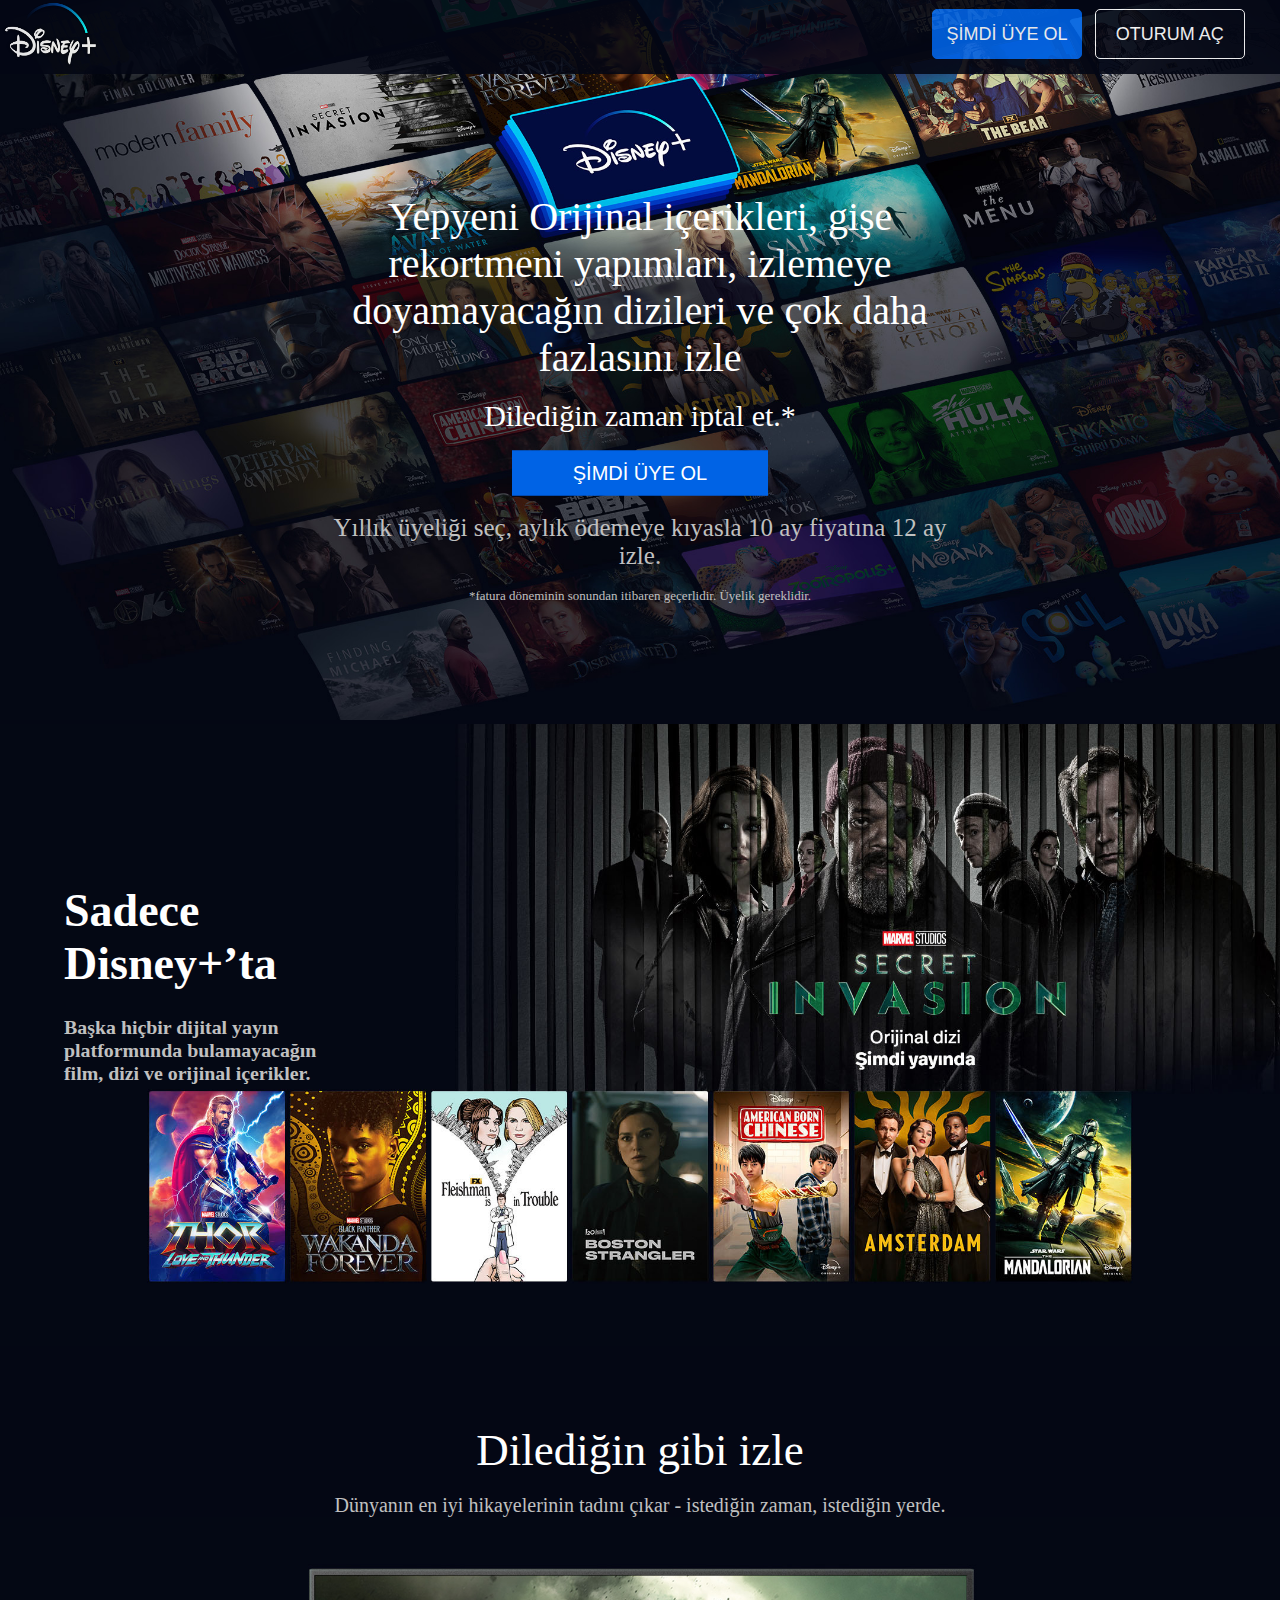
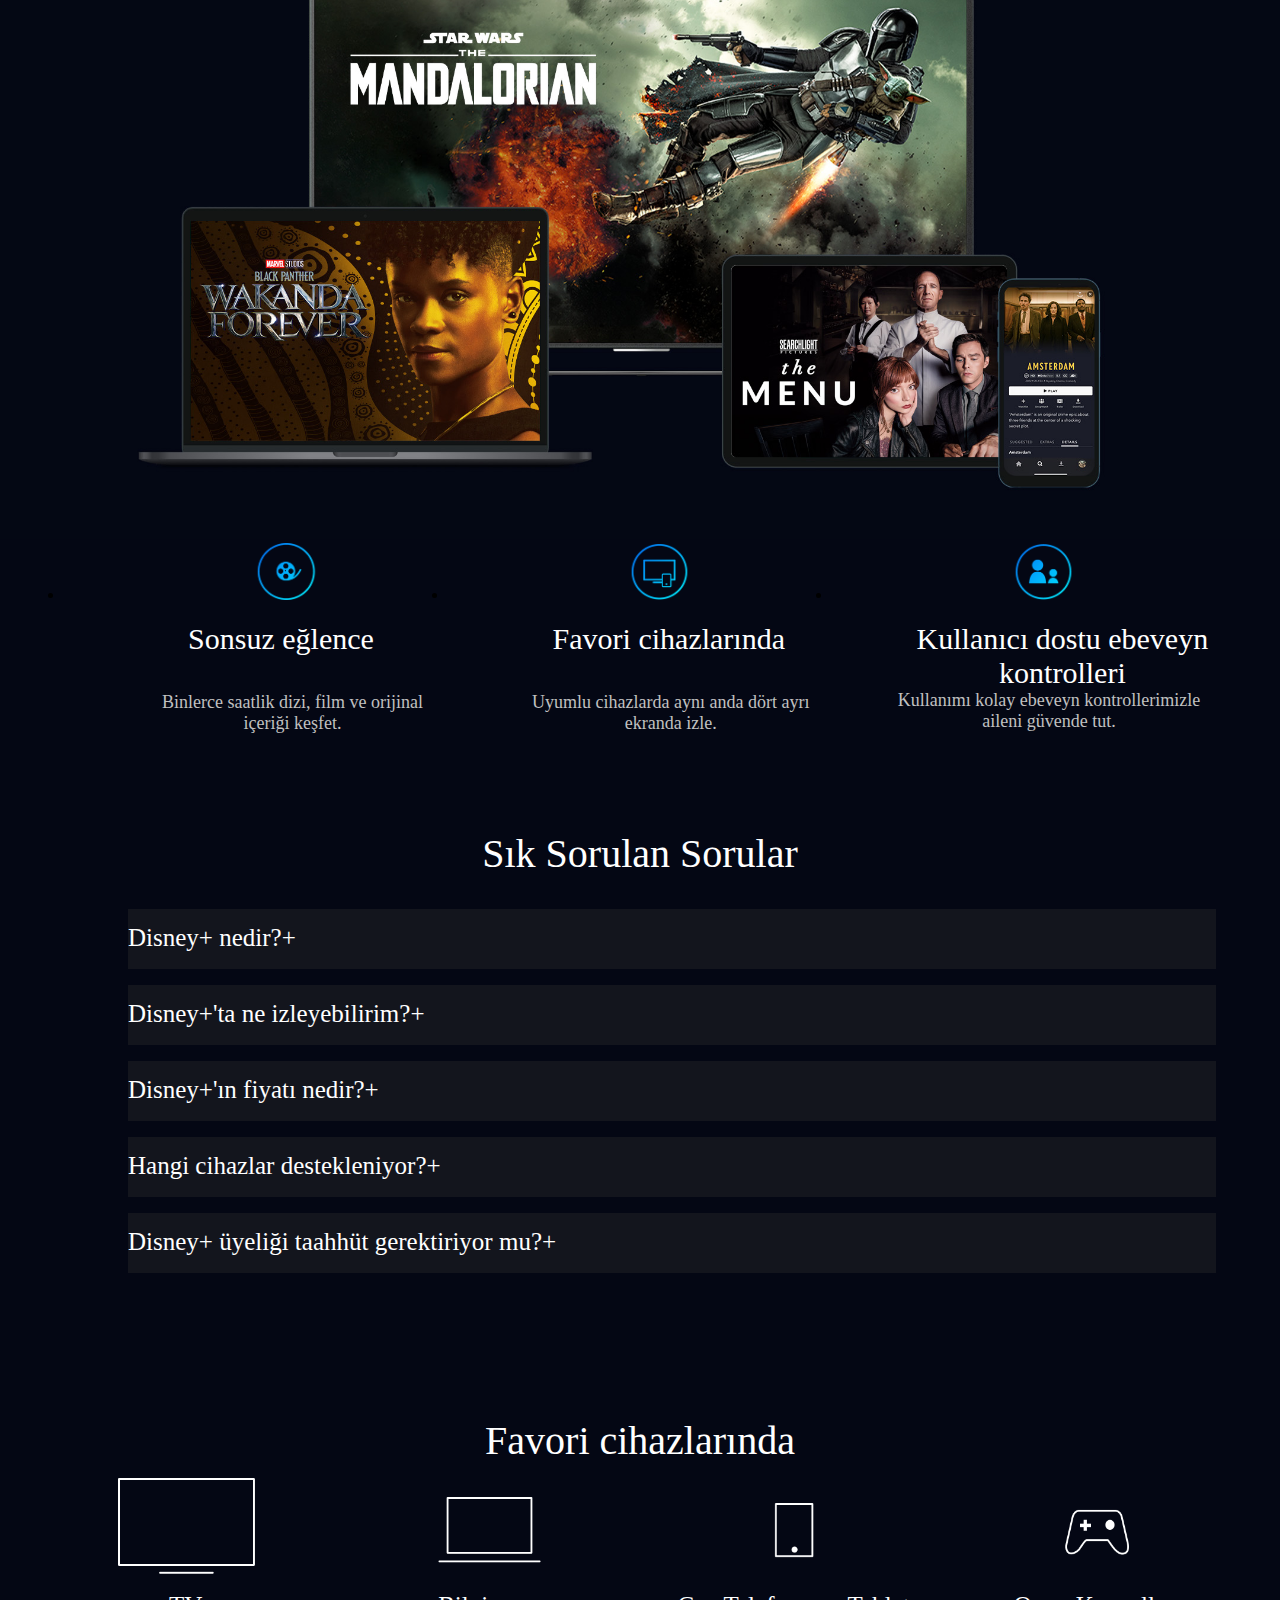
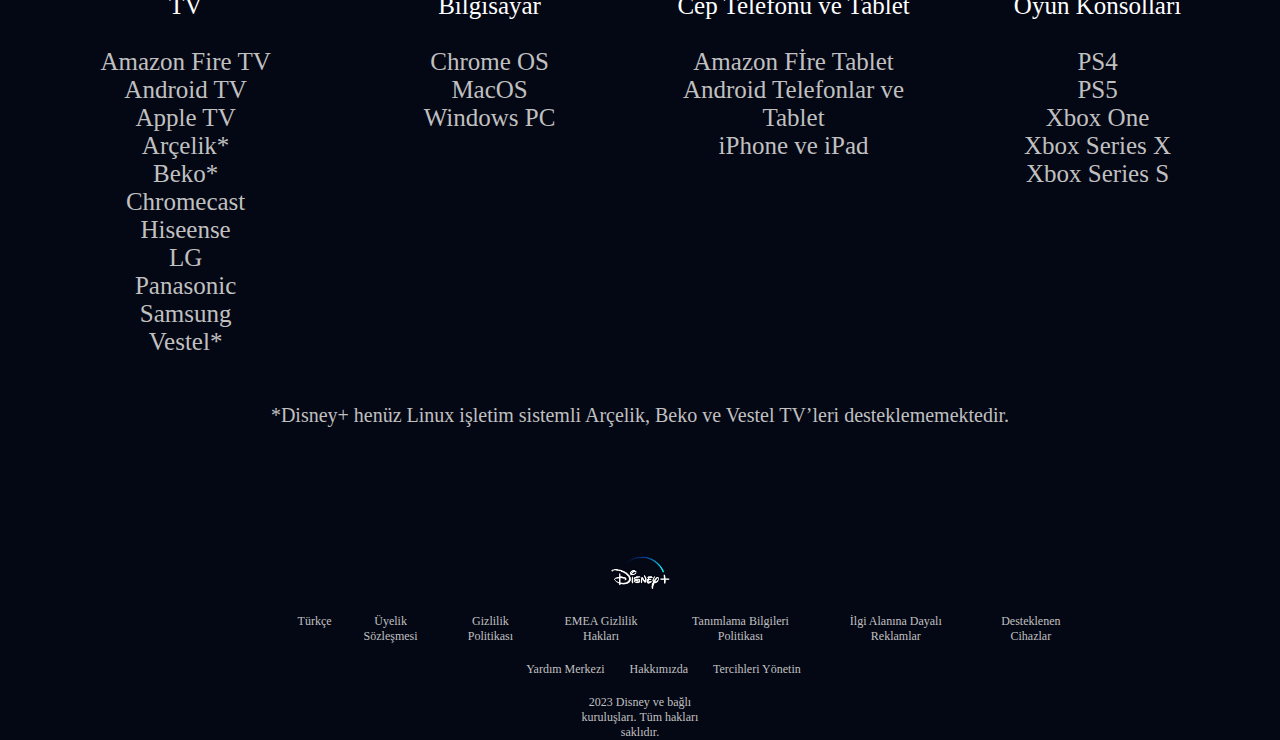
<file: disney+/index.html>
<!DOCTYPE html>
<html lang="en">
<head>
    <meta charset="UTF-8">
    <meta name="viewport" content="width=device-width, initial-scale=1.0">
    <title>Document</title>
    <link rel="stylesheet" href="style.css">
</head>
<body>
    
        <div class="main-container">

            <div class="ilk">

                <div class="logo">
                    <img src="logo.png" alt="logo" width="100" height="70" style="cursor: pointer;">
                </div>    

                 <div class="mavi">
                    <button>ŞİMDİ ÜYE OL</button>
                </div>

                <div class="oturum">
                    <button>OTURUM AÇ</button>
                </div>

            </div>



            <div class="hero-image">
                <img src="original (1).jpeg" alt="resim1" width="100%" height="100%">
                <div class="hero-text">
                  <p class="hero-text1">Yepyeni Orijinal içerikleri, gişe rekortmeni yapımları, izlemeye doyamayacağın dizileri ve çok daha fazlasını izle</p>
                  <br>
                  <p class="hero-text2">Dilediğin zaman iptal et.*</p>
                  <br>
                  <button>ŞİMDİ ÜYE OL</button>
                  <br>
                  <br>
                  <p class="hero-text3">Yıllık üyeliği seç, aylık ödemeye kıyasla 10 ay fiyatına 12 ay izle.</p>
                  <br>
                  <p class="hero-text4">*fatura döneminin sonundan itibaren geçerlidir. Üyelik gereklidir.</p>
                </div>
              </div>


              <div class="image2">
                <img style="position: absolute;" src="original.jpeg" alt="resim2" width="100%">
        
                <div class="paragraf2" style="font-size: 23px;">
                    <h1>
                      <b>Sadece Disney+’ta</b>
                    </h1>
                    <br>
                    <div class="yazi">
                      <h3>
                      <p>Başka hiçbir dijital yayın platformunda bulamayacağın film, dizi ve orijinal içerikler.</p>
                      </h3>
                    </div>
            </div>   
        </div>


        <div class="image3">
            <div class="paragraf3">
                <p style="font-size: 45px;">Dilediğin gibi izle</p><br>
                <p style="font-size: 20px; color: silver;">Dünyanın en iyi hikayelerinin tadını çıkar - istediğin zaman, istediğin yerde.</p>
              </div>
            <img src="original (2).jpeg" alt="resim3" width="100%">
        </div>



        <div class="logolar">
            <ul>

                <li>
                    <div class="logo1">
                        <img src="original-3.png" alt="resim3" style="margin-left: 23%;" width="70%">
                        <br><br>
                        <p style="font-size: 30px; color: white; margin-left: 13%; text-align: center;">Sonsuz eğlence</p><br><br>
                        <p style="font-size: 18px; color: silver; margin-left: 19%; text-align: center;">Binlerce saatlik dizi, film ve orijinal içeriği keşfet.</p>
                    </div>
                </li>

                <li>
                    <div class="logo2" style="width: 100%;">
                        <img src="original-4.png" alt="resim4" style="margin-left: 20%;" width="70%"><br><br>
                        <p style="font-size: 30px; color: white; margin-left: 15%; text-align: center;">Favori cihazlarında</p><br><br>
                        <p style="font-size: 18px; color: silver; margin-left: 16%; text-align: center;">Uyumlu cihazlarda aynı anda dört ayrı ekranda izle.</p>
                    </div>
                </li>

                <li>
                    <div class="logo3">
                        <img src="original-5.png" alt="resim5" style="margin-left: 20%;" width="70%"><br><br>
                        <p style="font-size: 30px; color: white; margin-left: 20%; text-align: center;">Kullanıcı dostu ebeveyn kontrolleri</p>
                        <p style="font-size: 18px; color: silver; margin-left: 13%; text-align: center;">Kullanımı kolay ebeveyn kontrollerimizle aileni güvende tut.</p>
                    </div>
                </li>
            </ul>
        </div>


        <p style="font-size: 40px; color: white; text-align: center; margin-top: 6rem;">Sık Sorulan Sorular</p>

        <div class="kutu1">
            <p>Disney+ nedir?+</p>
        </div>

        <div class="kutu2">
            <p>Disney+'ta ne izleyebilirim?+</p>
        </div>

        <div class="kutu3">
            <p>Disney+'ın fiyatı nedir?+</p>
        </div>

        <div class="kutu4">
            <p>Hangi cihazlar destekleniyor?+</p>
        </div>

        <div class="kutu5">
            <p>Disney+ üyeliği taahhüt gerektiriyor mu?+</p>
        </div>



        <p class="text5">Favori cihazlarında</p>

    <div class="genel">
        <div class="tv">
            <img src="original-6.png" alt="tv" width="100%">
            <p>TV</p>
            <br>
            <ul>
                <li>Amazon Fire TV</li>
                <li>Android TV</li>
                <li>Apple TV</li>
                <li>Arçelik*</li>
                <li>Beko*</li>
                <li>Chromecast</li>
                <li>Hiseense</li>
                <li>LG</li>
                <li>Panasonic</li>
                <li>Samsung</li>
                <li>Vestel*</li>
            </ul>
        </div>


        <div class="laptop">
            <img src="original-7.png" alt="laptop" width="100%">
            <p>Bilgisayar</p>
            <br>
            <ul>
                <li>Chrome OS</li>
                <li>MacOS</li>
                <li>Windows PC</li>
            </ul>
        </div>

        <div class="telefon">
            <img src="original-8.png" alt="telefon" width="100%">
            <p>Cep Telefonu ve Tablet</p>
            <br>
            <ul>
                <li>Amazon Fİre Tablet</li>
                <li>Android Telefonlar ve Tablet</li>
                <li>iPhone ve iPad</li>
            </ul>
        </div>



        <div class="oyun">
            <img src="original-9.png" alt="oyun" width="100%">
            <p>Oyun Konsolları</p>
            <br>
            <ul>
                <li>PS4</li>
                <li>PS5</li>
                <li>Xbox One</li>
                <li>Xbox Series X</li>
                <li>Xbox Series S</li>
            </ul>
        </div>
    </div>



    <p style="text-align: center; color: silver; font-size: 20px; margin-top: 3rem; margin-bottom: 8rem;">*Disney+ henüz Linux işletim sistemli Arçelik, Beko ve Vestel TV’leri desteklememektedir.</p>



    <div class="logo2">
        <img src="logo.png" alt="logo2" width="100%"> 
        
    </div>
      <br>
    <div class="son">
        <ul>
            <li>Türkçe</li>
            <li>Üyelik Sözleşmesi</li>
            <li>Gizlilik Politikası</li>
            <li>EMEA Gizlilik Hakları</li>
            <li>Tanımlama Bilgileri Politikası</li>
            <li>İlgi Alanına Dayalı Reklamlar</li>
            <li>Desteklenen Cihazlar</li>
        </ul>
        <br>
        <div class="alt">
        <ul>
            <li>Yardım Merkezi</li>
            <li>Hakkımızda</li>
            <li>Tercihleri Yönetin</li>
        </ul>
        </div>
    </div>
    <br>
    <div class="text6">
        <p>2023 Disney ve bağlı kuruluşları.
            Tüm hakları saklıdır.</p>
    </div>


        </div>
    
    
</body>
</html>
</file>
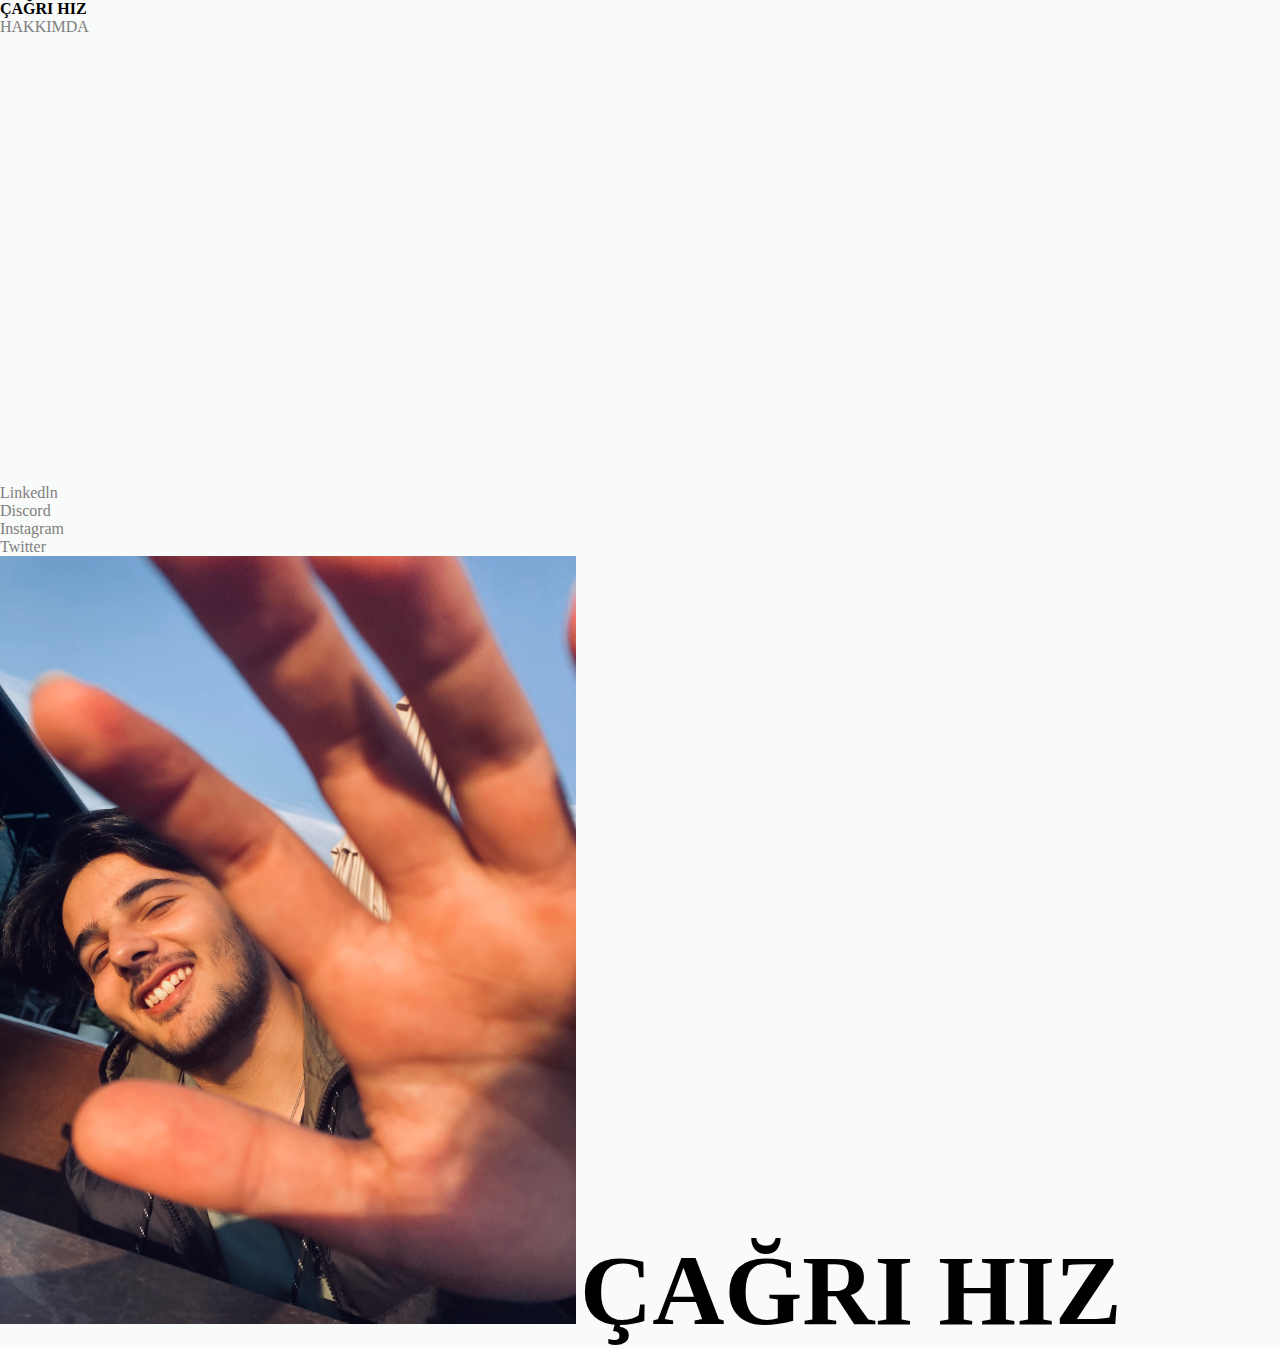
<file: portfolyo/index.html>
<!DOCTYPE html>
<html lang="en">
<head>
    <meta charset="UTF-8">
    <meta name="viewport" content="width=device-width, initial-scale=1.0">
    <title>Portfolyo</title>
    <link href="https://cdn.jsdelivr.net/npm/bootstrap@5.3.2/dist/css/bootstrap.min.css" rel="stylesheet" integrity="sha384-T3c6CoIi6uLrA9TneNEoa7RxnatzjcDSCmG1MXxSR1GAsXEV/Dwwykc2MPK8M2HN" crossorigin="anonymous">
    <link rel="stylesheet" href="./main.css">
</head>
<body>

    <div class="main-container">

        
         <div class="container">


            <div class="row align-items-start">


              <div class="col-2 mt-3">
                <div class="left">
                <b><p>ÇAĞRI HIZ</p></b>
                <a href="./hakkımda.html">HAKKIMDA</a>

                <div class="social-media">
                    <a href="https://tr.linkedin.com/">Linkedln</a>
                    <a href="https://discord.com/">Discord</a>
                    <a href="https://www.instagram.com/">Instagram</a>
                    <a href="https://twitter.com/i/flow/login">Twitter</a>
                </div>
                </div>
              </div>


              
                <div class="col-10 mt-3">
                    <div class="right">
                  <img src="./image/ben.jpeg" alt="me">
                  <b>ÇAĞRI HIZ</b>
                </div>
              </div>
           </div>
  
           </div>






    </div>
    
</body>
</html>
</file>
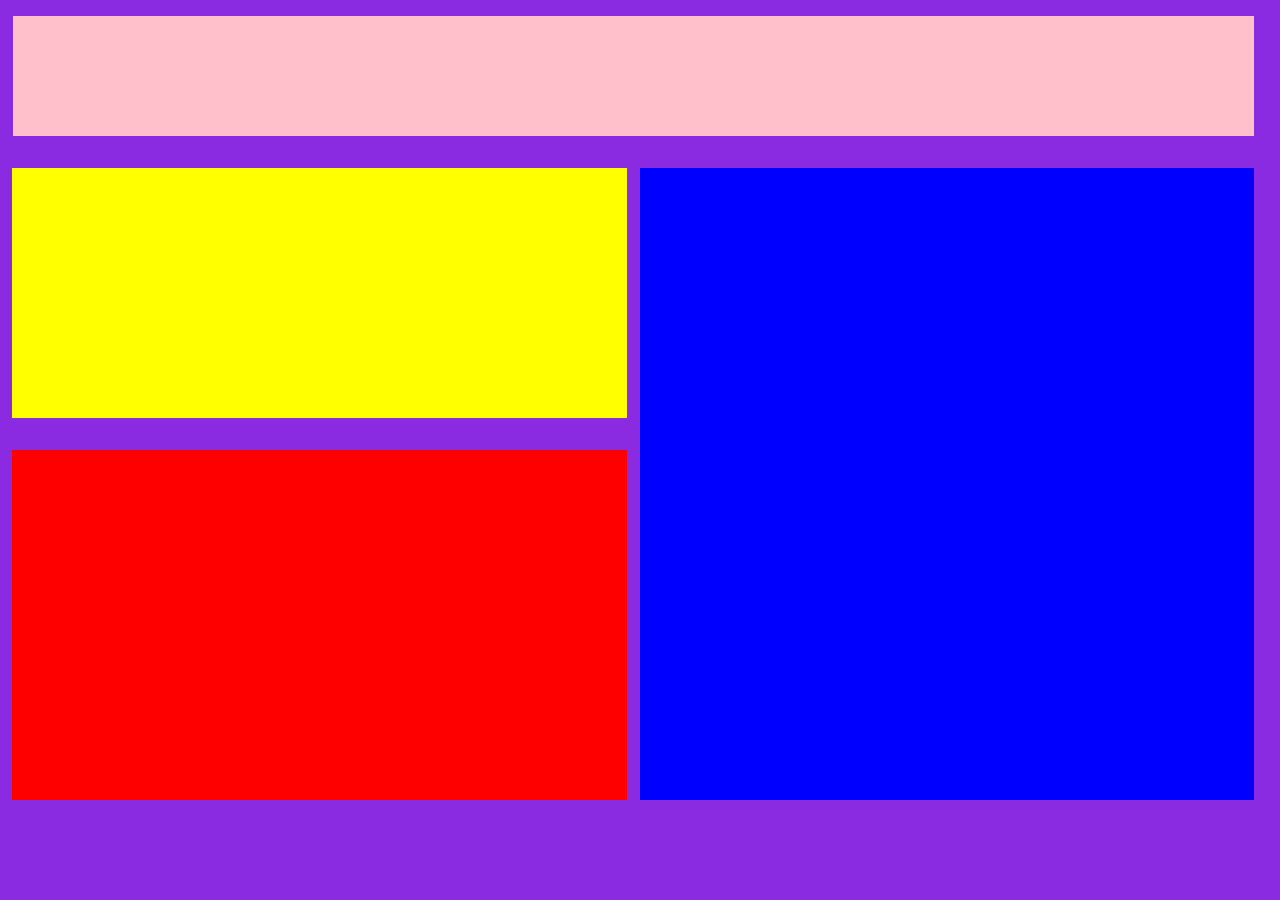
<file: odevler/odev1/index.html>
<!DOCTYPE html>
<html lang="en">
<head>
    <meta charset="UTF-8">
    <meta name="viewport" content="width=device-width, initial-scale=1.0">
    <title>Document</title>
    <style>
        *{
            margin: 0;
            padding: 0;
            box-sizing: border-box;
            background-color: blueviolet;
        }
        nav{
            margin-top: 1rem;
            background-color: pink;
            height: 120px;
            margin-left: 1%;
            margin-right: 2%;
        }

        .flex-container{
            display: flex;
        }
        .left-size{
            flex: 1;
        }
         div.left-1{
            height: 250px;
            width: 100%;
            background-color: yellow;
            margin-left: 2%;
            margin-top: 2rem;
            margin-right: 2%;
        }
        div.left-2{
            height: 350px;
            width: 100%;
            background-color: red;
            margin-left: 2%;
            margin-top: 2rem;
            margin-right: 2%;
        }
        div.right-size{
            flex: 1;
            height: 632px;
            width: 47%;
            background-color: blue;
            margin-left: 2%;
            margin-top: 2rem;
            margin-right: 2%;

        }





    </style>
</head>
<body>

    <nav>
        
    </nav>

    <div class="flex-container">
        <div class="left-size">

            <div class="left-1"></div>
            <div class="left-2"></div>
    </div>
        <div class="right-size"></div>
    </div>
    
</body>
</html>
</file>
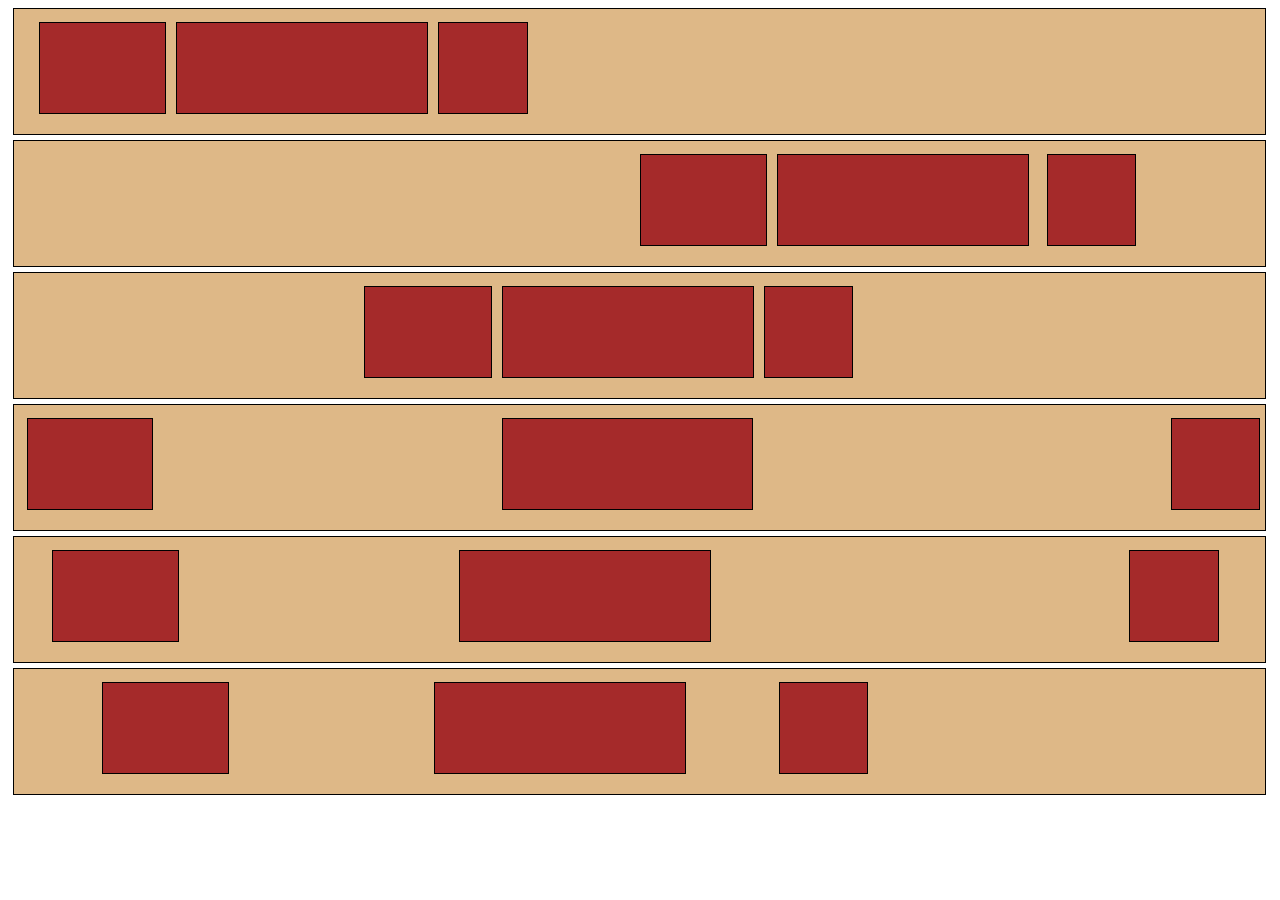
<file: odevler/odev3/index.html>
<!DOCTYPE html>
<html lang="en">
<head>
    <meta charset="UTF-8">
    <meta name="viewport" content="width=device-width, initial-scale=1.0">
    <title>Document</title>
    <link rel="stylesheet" href="style.css">
</head>
<body>
    <div class="flex-container">

            <div class="flex-container-1">
        <div class="kutu-1"></div>  
        <div class="kutu-2"></div>
        <div class="kutu-3"></div>
            </div>


        <div class="flex-container-2">
            <div class="kutu-4"></div>
            <div class="kutu-5"></div>
            <div class="kutu-6"></div>
        </div>


        <div class="flex-container-3">
            <div class="kutu-7"></div>
            <div class="kutu-8"></div>
            <div class="kutu-9"></div>
        </div>


        <div class="flex-container-4">
            <div class="kutu-10"></div>
            <div class="kutu-11"></div>
            <div class="kutu-12"></div>
        </div>


        <div class="flex-container-5">
            <div class="kutu-13"></div>
            <div class="kutu-14"></div>
            <div class="kutu-15"></div>
        </div>



        <div class="flex-container-6">
            <div class="kutu-16"></div>
            <div class="kutu-17"></div>
            <div class="kutu-18"></div>
        
        </div>
    </div>



    
</body>
</html>
</file>
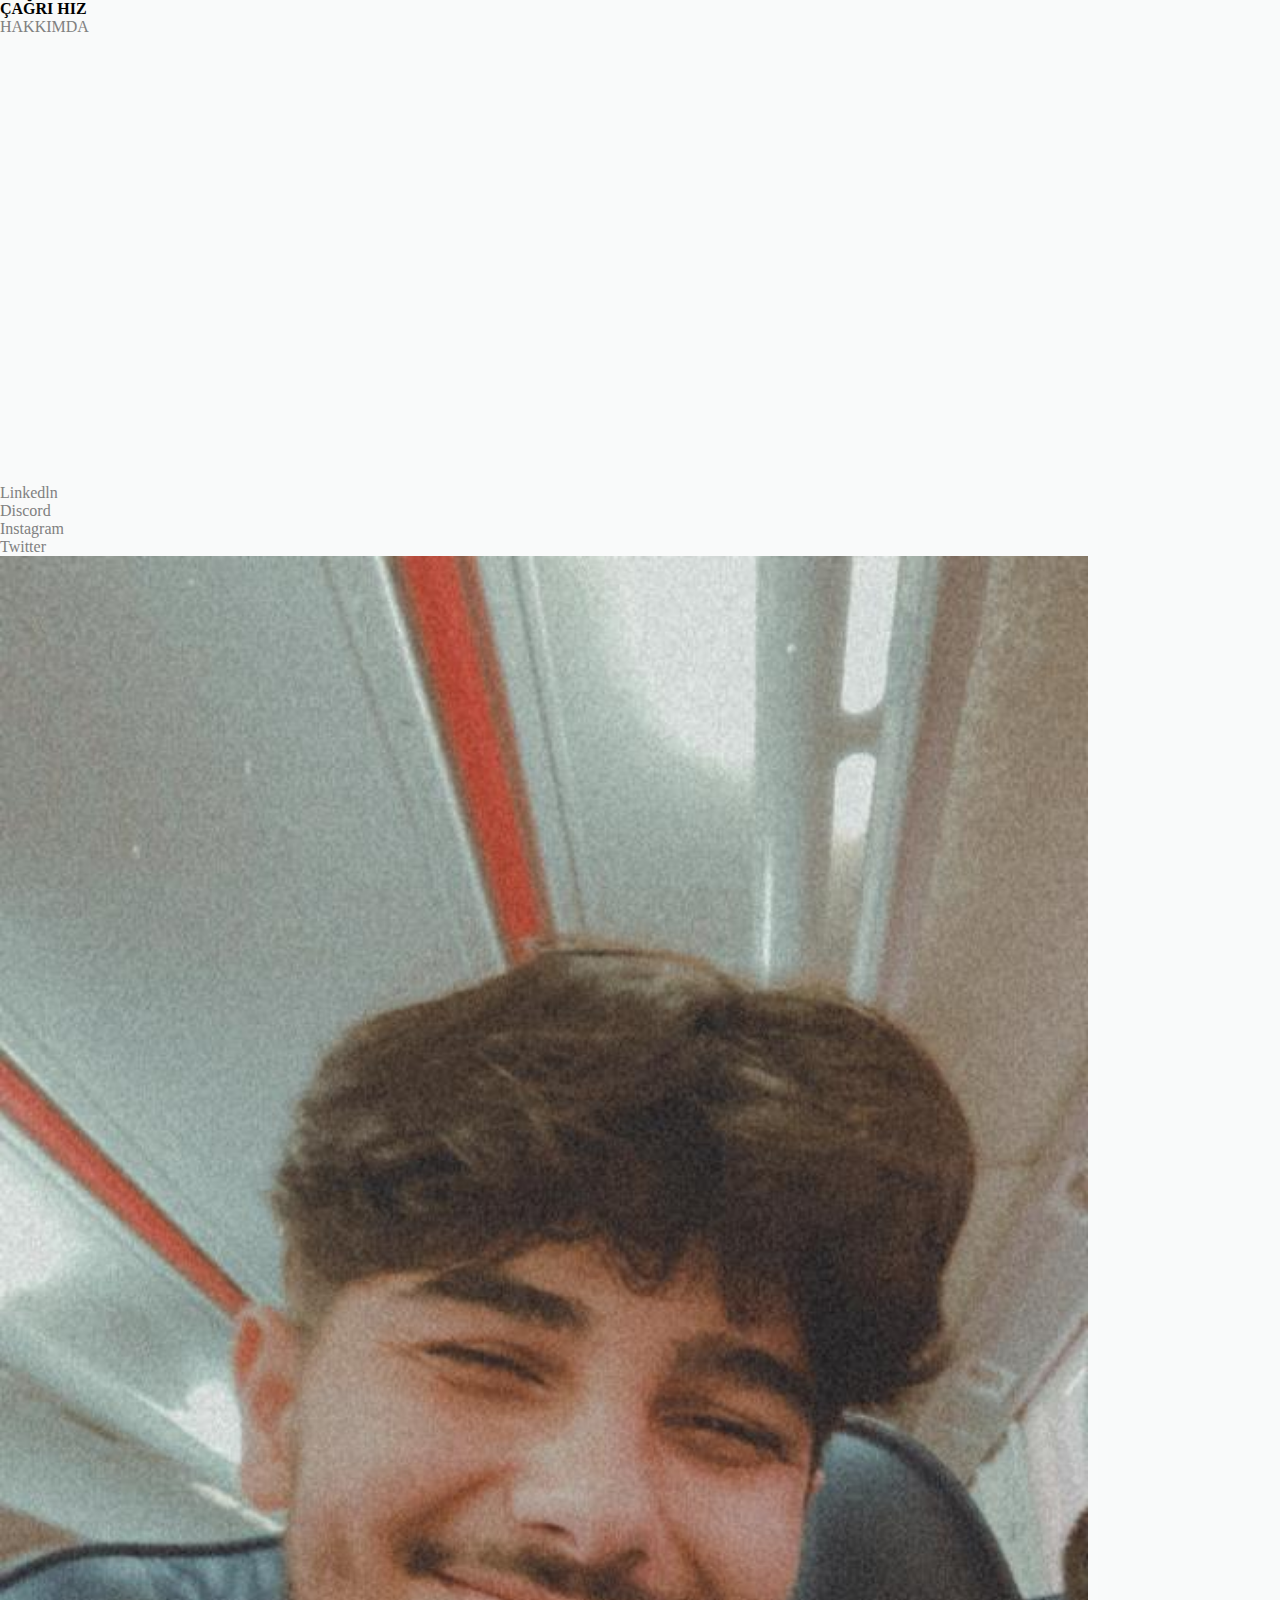
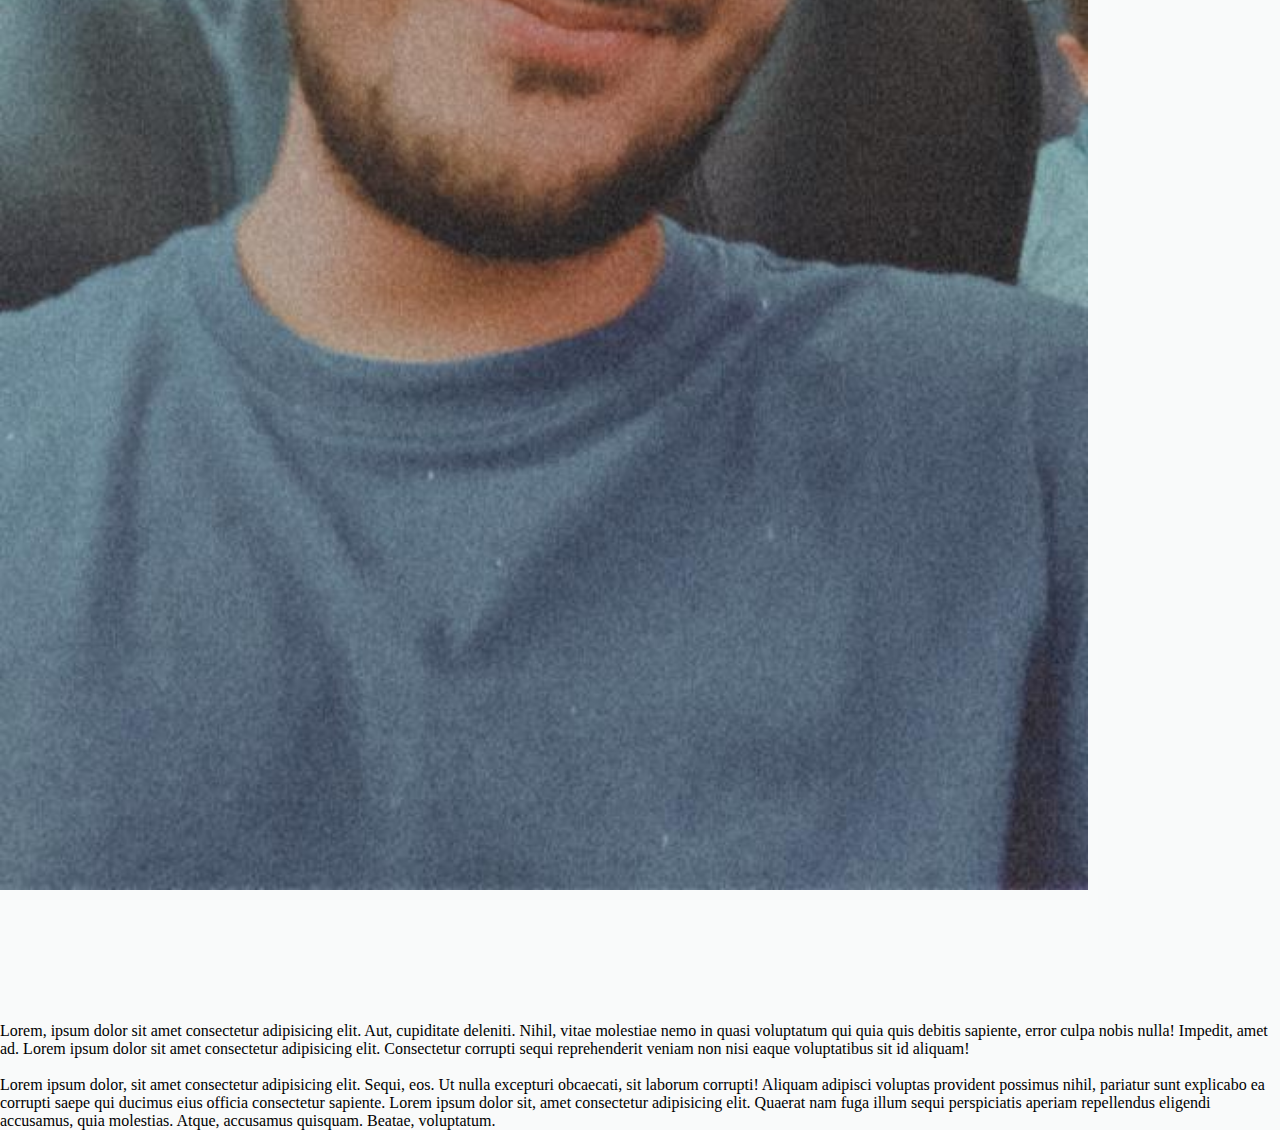
<file: portfolyo/hakkımda.html>
<!DOCTYPE html>
<html lang="en">
<head>
    <meta charset="UTF-8">
    <meta name="viewport" content="width=device-width, initial-scale=1.0">
    <title>Hakkımda</title>
    <link href="https://cdn.jsdelivr.net/npm/bootstrap@5.3.2/dist/css/bootstrap.min.css" rel="stylesheet" integrity="sha384-T3c6CoIi6uLrA9TneNEoa7RxnatzjcDSCmG1MXxSR1GAsXEV/Dwwykc2MPK8M2HN" crossorigin="anonymous">
    <link rel="stylesheet" href="./main.css">
</head>
<body>

    <div class="main-container">

        
        <div class="container">


           <div class="row align-items-start">


             <div class="col-2 mt-3">
               <div class="left">
               <a href="./index.html" style="color: black;"><b><p>ÇAĞRI HIZ</p></b></a>
               <a href="./hakkımda.html">HAKKIMDA</a>

               <div class="social-media">
                   <a href="https://tr.linkedin.com/">Linkedln</a>
                   <a href="https://discord.com/">Discord</a>
                   <a href="https://www.instagram.com/">Instagram</a>
                   <a href="https://twitter.com/i/flow/login">Twitter</a>
               </div>
               </div>
             </div>


             
               <div class="col-4 mt-3">
                   <div class="right">
                 <img src="./image/ben2.jpg" alt="me" style="width: 85%;">
               </div>
             </div>

             <div class="col-6 mt-3">
                <div class="ensag">
                    <p style="margin-top: 8rem;">Lorem, ipsum dolor sit amet consectetur adipisicing elit. Aut, cupiditate deleniti. Nihil, vitae molestiae nemo in quasi voluptatum qui quia quis debitis sapiente, error culpa nobis nulla! Impedit, amet ad. Lorem ipsum dolor sit amet consectetur adipisicing elit. Consectetur corrupti sequi reprehenderit veniam non nisi eaque voluptatibus sit id aliquam!</p>
                    <br>
                    <p>Lorem ipsum dolor, sit amet consectetur adipisicing elit. Sequi, eos. Ut nulla excepturi obcaecati, sit laborum corrupti! Aliquam adipisci voluptas provident possimus nihil, pariatur sunt explicabo ea corrupti saepe qui ducimus eius officia consectetur sapiente. Lorem ipsum dolor sit, amet consectetur adipisicing elit. Quaerat nam fuga illum sequi perspiciatis aperiam repellendus eligendi accusamus, quia molestias. Atque, accusamus quisquam. Beatae, voluptatum.</p>
                </div>
             </div>
          </div>
 
          </div>






   </div>

    
</body>
</html>
</file>
<file: disney+/style.css>
*{
    padding: 0;
    margin: 0;
    box-sizing: border-box;
}

.main-container{
    background-color: #040714;
}

.ilk{
    display: flex;
    position: fixed;
    top: 0;
    z-index: 3;
    opacity: 0.9;
    background-color: #040714;
    width: 100%;
}
.mavi{
    margin-left: 65%;
    margin-top: 9px;
}
.mavi button{
    background-color: #0063e5;
    color: white;
    height: 50px;
    border-radius: 5px;
    border: 1px solid #0063e5;
    width: 150px;
    font-size: 18px;
    cursor: pointer;
}

.oturum{
    margin-left: 1%;
    margin-top: 9px;
}
.oturum button{
    background-color: #040714;
    color: white;
    height: 50px;
    border-radius: 5px;
    border: 1px solid white;
    width: 150px;
    font-size: 18px;
    cursor: pointer;
}

/* ilk kısım bitti */


.hero-image {
    /* Set a specific height */
    height: 100%;
    width: 100%;
  
    /* Position and center the image to scale nicely on all screens */
    background-position: center;
    background-repeat: no-repeat;
    background-size: cover;
    position: relative;
  }
  /* Place text in the middle of the image */
.hero-text {
    text-align: center;
    position: absolute;
    top: 55%;
    left: 50%;
    transform: translate(-50%, -50%);
    color: white;
  }
  .hero-text1{
      font-size: 40px;
  }
  .hero-text2{
      font-size: 30px;
  }
  .hero-text3{
      font-size: 25px;
      color: silver;
  }
  .hero-text4{
      font-size: small;
      color: silver;
  }
  .hero-text button{
      background-color:  #0063e5;
      border: 1px solid  #0063e5;
      color: white;
      width: 40%;
      padding: 10px;
      font-size: 20px;
      cursor: pointer;
  }
  /* ikinci kısım biti */


  div .paragraf2{
    position: absolute;
    color: white;
    margin-top: 10rem;
    margin-left: 4rem;
    margin-right: 60rem;
}
.yazi{
    color: silver;
    font-size: 17px;
}

/* üçüncü kısım biti */


.image3{
    height: 100%;
    width: 100%;
    margin-top: 700px;
}
.paragraf3{
    text-align: center;
    color: white;
    background-color: #040714;
    margin-top: 635px;
}

/* dördüncü kısım bitti */

.logolar{
    margin-left: 5%;
    margin-right: 5%;
}
.logolar ul{
    display: flex;
}






.kutu1{
    width: 85%;
    margin-top: 2rem;
    margin-left: 10%;
    margin-right: 5%;
    height: 60px;
    background-color: #13151d;
    cursor: pointer;
}
.kutu1 p{
    color: white;
    font-size: 25px;
    padding-top: 15px;
}


.kutu2{
    width: 85%;
    margin-top: 1rem;
    margin-left: 10%;
    margin-right: 5%;
    height: 60px;
    background-color: #13151d;
    cursor: pointer;
}
.kutu2 p{
    color: white;
    font-size: 25px;
    padding-top: 15px;
}

.kutu3{
    width: 85%;
    margin-top: 1rem;
    margin-left: 10%;
    margin-right: 5%;
    height: 60px;
    background-color: #13151d;
    cursor: pointer;
}
.kutu3 p{
    color: white;
    font-size: 25px;
    padding-top: 15px;
}


.kutu4{
    width: 85%;
    margin-top: 1rem;
    margin-left: 10%;
    margin-right: 5%;
    height: 60px;
    background-color: #13151d;
    cursor: pointer;
}
.kutu4 p{
    color: white;
    font-size: 25px;
    padding-top: 15px;
}

.kutu5{
    width: 85%;
    margin-top: 1rem;
    margin-left: 10%;
    margin-right: 5%;
    height: 60px;
    background-color: #13151d;
    cursor: pointer;
}
.kutu5 p{
    color: white;
    font-size: 25px;
    padding-top: 15px;
}



.text5{
    margin-top: 9rem;
    font-size: 40px;
    color: white;
    text-align: center;
}



.genel{
    display: flex;
    margin-left: 5%;

}
.tv{
    width: 20%;
    color: white;
    font-size: 25px;
}
.tv p{
    text-align: center;
}

.tv ul li{
    text-align: center;
    list-style-type: none;
    color: silver;
}


.laptop{
    margin-left: 5%;
    width: 20%;
    color: white;
    font-size: 25px;
}
.laptop p{
    text-align: center;
}
.laptop ul li{
    text-align: center;
    list-style-type: none;
    color: silver;
}


.telefon{
    margin-left: 5%;
    width: 20%;
    color: white;
    font-size: 25px;
}
.telefon p{
    text-align: center;
}
.telefon ul li{
    text-align: center;
    list-style-type: none;
    color: silver;
}



.oyun{
    margin-left: 5%;
    width: 20%;
    color: white;
    font-size: 25px;
}
.oyun p{
    text-align: center;
}
.oyun ul li{
    text-align: center;
    list-style-type: none;
    color: silver;
}



.logo2{
    margin-top: 5rem;
    margin: auto;
    width: 5%;
}



.son{
    margin-left: 22%;
    cursor: pointer;
}
.son ul{
    width: 80%;
    display: flex;
}
.son ul li{
    margin-left: 2%;
    color: silver;
    list-style-type: none;
    text-align: center;
    font-size: 12px;
}


.alt{
    margin-left: 22%;
}
.alt ul li{
    margin-left: 4%;
    font-size: 12px;
}

.text6{
    color: silver;
    font-size: 12px;
    text-align: center;
    margin-left: 44%;
    margin-right: 44%;
}
</file>
<file: portfolyo/main.css>
* {
    margin: 0;
    padding: 0;
    box-sizing: border-box;
}

.main-container {
    background-color: #f9fafa;
    display: flex;
}



.left a {
    list-style-type: none;
    text-decoration: none;
    color: gray;
}
.social-media {
    margin-top: 28rem;
}
.social-media a {
    display: block;
}

.right img {
    width: 45%;
}

.right b {
    font-size: 100px;
}
</file>
<file: odevler/odev3/style.css>
.flex-container div{
    height: 125px;
    width: 99%;
    border: 1px solid black;
    background-color: burlywood;
    margin-right: 2%;
    margin-left: 2%;
    margin: 5px;
}
/* align-items=center=kutuları ortaya alır */
/* justify-content=center=kutu içindeki kutuları ortalar  */
/* justify-content=space between=kutuları birini başa birini ortaya birini sağa koyar*/
/*  justify-content lere bak */
div.flex-container-1{
    display: flex;
}
div.kutu-1{
    width: 10%;
    height: 90px;
    margin-top: 1%;
    margin-left: 2%;
    background-color: brown;
}
div.kutu-2{
    width: 20%;
    height: 90px;
    background-color: brown;
    margin-top: 1%;
}
div.kutu-3{
    width: 7%;
    height: 90px;
    margin-top: 1%;
    background-color: brown;
}




div.flex-container-2{
    display: flex;
}
div.kutu-4{
    width: 10%;
    height: 90px;
    margin-top: 1%;
    margin-left: 50%;
    background-color: brown;
}
div.kutu-5{
    width: 20%;
    height: 90px;
    margin-top: 1%; 
    margin-right: 1%;
    background-color: brown;
}
div.kutu-6{
    width: 7%;
    height: 90px;
    margin-top: 1%;
    background-color: brown;
}




div.flex-container-3{
    display: flex;
}
div.kutu-7{
    width: 10%;
    height: 90px;
    margin-top: 1%;
    margin-left: 28%;
    background-color: brown;
}
div.kutu-8{
    width: 20%;
    height: 90px;
    margin-top: 1%;
    background-color: brown;
}
div.kutu-9{
    width: 7%;
    height: 90px;
    margin-top: 1%;
    background-color: brown;
}




div.flex-container-4{
    display: flex;
}
div.kutu-10{
    width: 10%;
    height: 90px;
    margin-top: 1%;
    margin-left: 1%;
    background-color: brown;
}
div.kutu-11{
    width: 20%;
    height: 90px;
    margin-top: 1%;
    margin-left: 27.5%;
    background-color: brown;
}
div.kutu-12{
    width: 7%;
    height: 90px;
    margin-top: 1%;
    margin-left: 33%;
    background-color: brown;
}




div.flex-container-5{
    display: flex;
}
div.kutu-13{
    width: 10%;
    height: 90px;
    margin-top: 1%;
    margin-left: 3%;
    background-color: brown;
}
div.kutu-14{
    width: 20%;
    height: 90px;
    margin-top: 1%;
    margin-left: 22%;
    background-color: brown;
}
div.kutu-15{
    width: 7%;
    height: 90px;
    margin-top: 1%;
    margin-left: 33%;
    background-color: brown;
}



div.flex-container-6{
display: flex;
}
div.kutu-16{
    width: 10%;
    height: 90px;
    margin-top: 1%;
    margin-left: 7%;
    background-color: brown;
}
div.kutu-17{
    width: 20%;
    height: 90px;
    margin-top: 1%;
    margin-left: 16%;
    background-color: brown;
}
div.kutu-18{
    width: 7%;
    height: 90px;
    margin-top: 1%;
    margin-left: 7%;
    background-color: brown;
}
</file>
